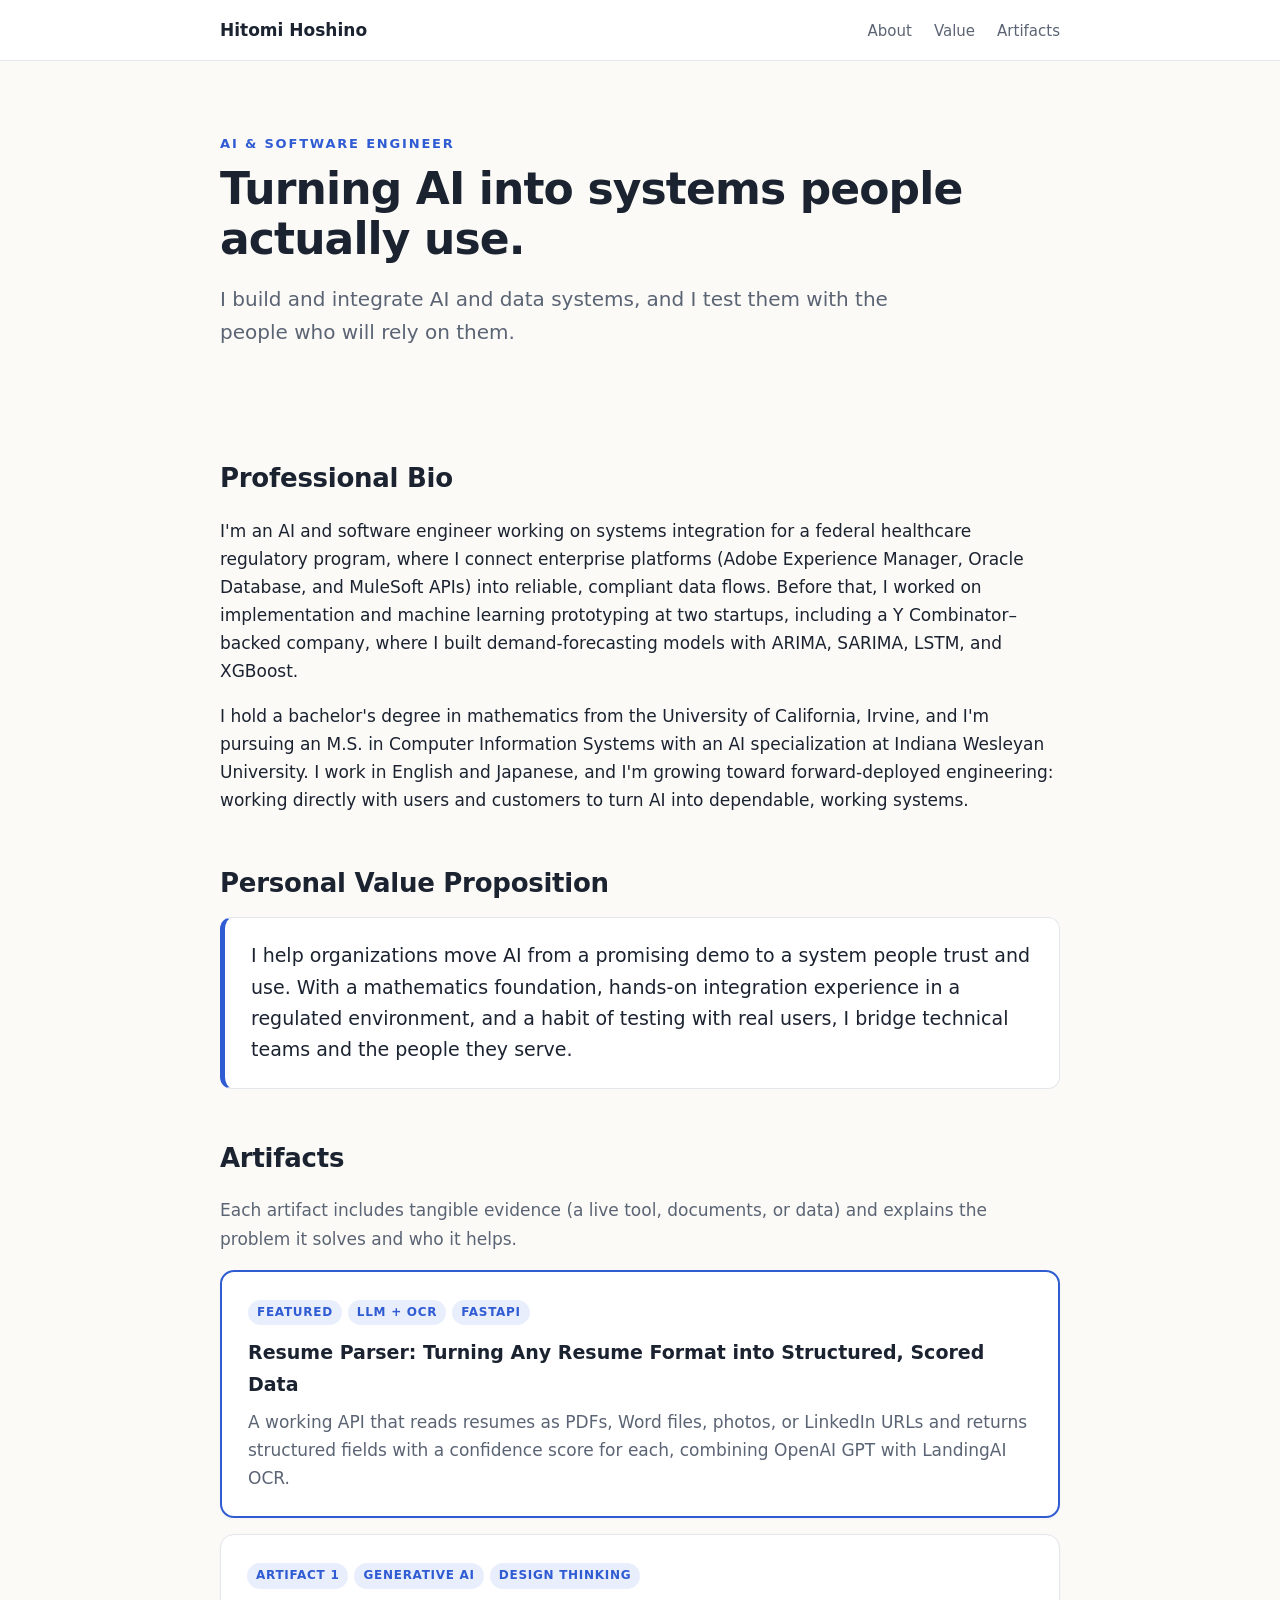
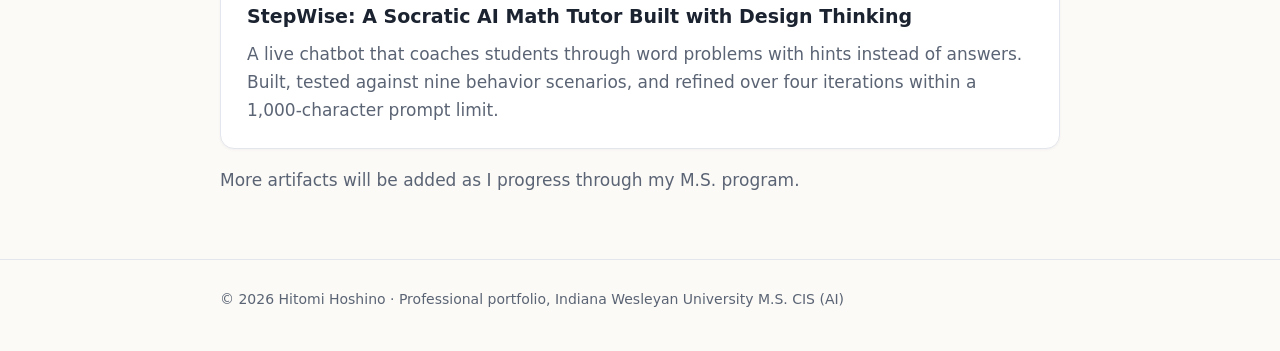
<file: index.html>
<!doctype html>
<html lang="en">
<head>
<meta charset="utf-8">
<meta name="viewport" content="width=device-width, initial-scale=1">
<title>Hitomi Hoshino | AI Engineer Portfolio</title>
<meta name="description" content="Portfolio of Hitomi Hoshino, AI and software engineer: applied AI, systems integration, and user-tested AI tools.">
<link rel="stylesheet" href="style.css">
</head>
<body>
<nav><div class="wrap"><a class="name" href="index.html">Hitomi Hoshino</a><div class="links"><a href="#about">About</a><a href="#value">Value</a><a href="#artifacts">Artifacts</a></div></div></nav>

<header class="hero"><div class="wrap">
  <div class="kicker">AI &amp; Software Engineer</div>
  <h1>Turning AI into systems people actually use.</h1>
  <p class="lead">I build and integrate AI and data systems, and I test them with the people who will rely on them.</p>
</div></header>

<main class="wrap">
<section id="about">
  <h2>Professional Bio</h2>
  <p>I'm an AI and software engineer working on systems integration for a federal healthcare regulatory program, where I connect enterprise platforms (Adobe Experience Manager, Oracle Database, and MuleSoft APIs) into reliable, compliant data flows. Before that, I worked on implementation and machine learning prototyping at two startups, including a Y Combinator–backed company, where I built demand-forecasting models with ARIMA, SARIMA, LSTM, and XGBoost.</p>
  <p>I hold a bachelor's degree in mathematics from the University of California, Irvine, and I'm pursuing an M.S. in Computer Information Systems with an AI specialization at Indiana Wesleyan University. I work in English and Japanese, and I'm growing toward forward-deployed engineering: working directly with users and customers to turn AI into dependable, working systems.</p>
</section>

<section id="value">
  <h2>Personal Value Proposition</h2>
  <p class="pvp">I help organizations move AI from a promising demo to a system people trust and use. With a mathematics foundation, hands-on integration experience in a regulated environment, and a habit of testing with real users, I bridge technical teams and the people they serve.</p>
</section>

<section id="artifacts">
  <h2>Artifacts</h2>
  <p class="muted">Each artifact includes tangible evidence (a live tool, documents, or data) and explains the problem it solves and who it helps.</p>
  <a class="card artifact-card" href="resume-parser.html" style="border:2px solid var(--accent)">
    <span class="tag">Featured</span><span class="tag">LLM + OCR</span><span class="tag">FastAPI</span>
    <h3 style="margin-top:12px">Resume Parser: Turning Any Resume Format into Structured, Scored Data</h3>
    <p class="muted" style="margin:0">A working API that reads resumes as PDFs, Word files, photos, or LinkedIn URLs and returns structured fields with a confidence score for each, combining OpenAI GPT with LandingAI OCR.</p>
  </a>
  <a class="card artifact-card" href="stepwise.html">
    <span class="tag">Artifact 1</span><span class="tag">Generative AI</span><span class="tag">Design Thinking</span>
    <h3 style="margin-top:12px">StepWise: A Socratic AI Math Tutor Built with Design Thinking</h3>
    <p class="muted" style="margin:0">A live chatbot that coaches students through word problems with hints instead of answers. Built, tested against nine behavior scenarios, and refined over four iterations within a 1,000-character prompt limit.</p>
  </a>
  <p class="muted">More artifacts will be added as I progress through my M.S. program.</p>
</section>
</main>

<footer><div class="wrap">© 2026 Hitomi Hoshino · Professional portfolio, Indiana Wesleyan University M.S. CIS (AI)</div></footer>
</body>
</html>
</file>
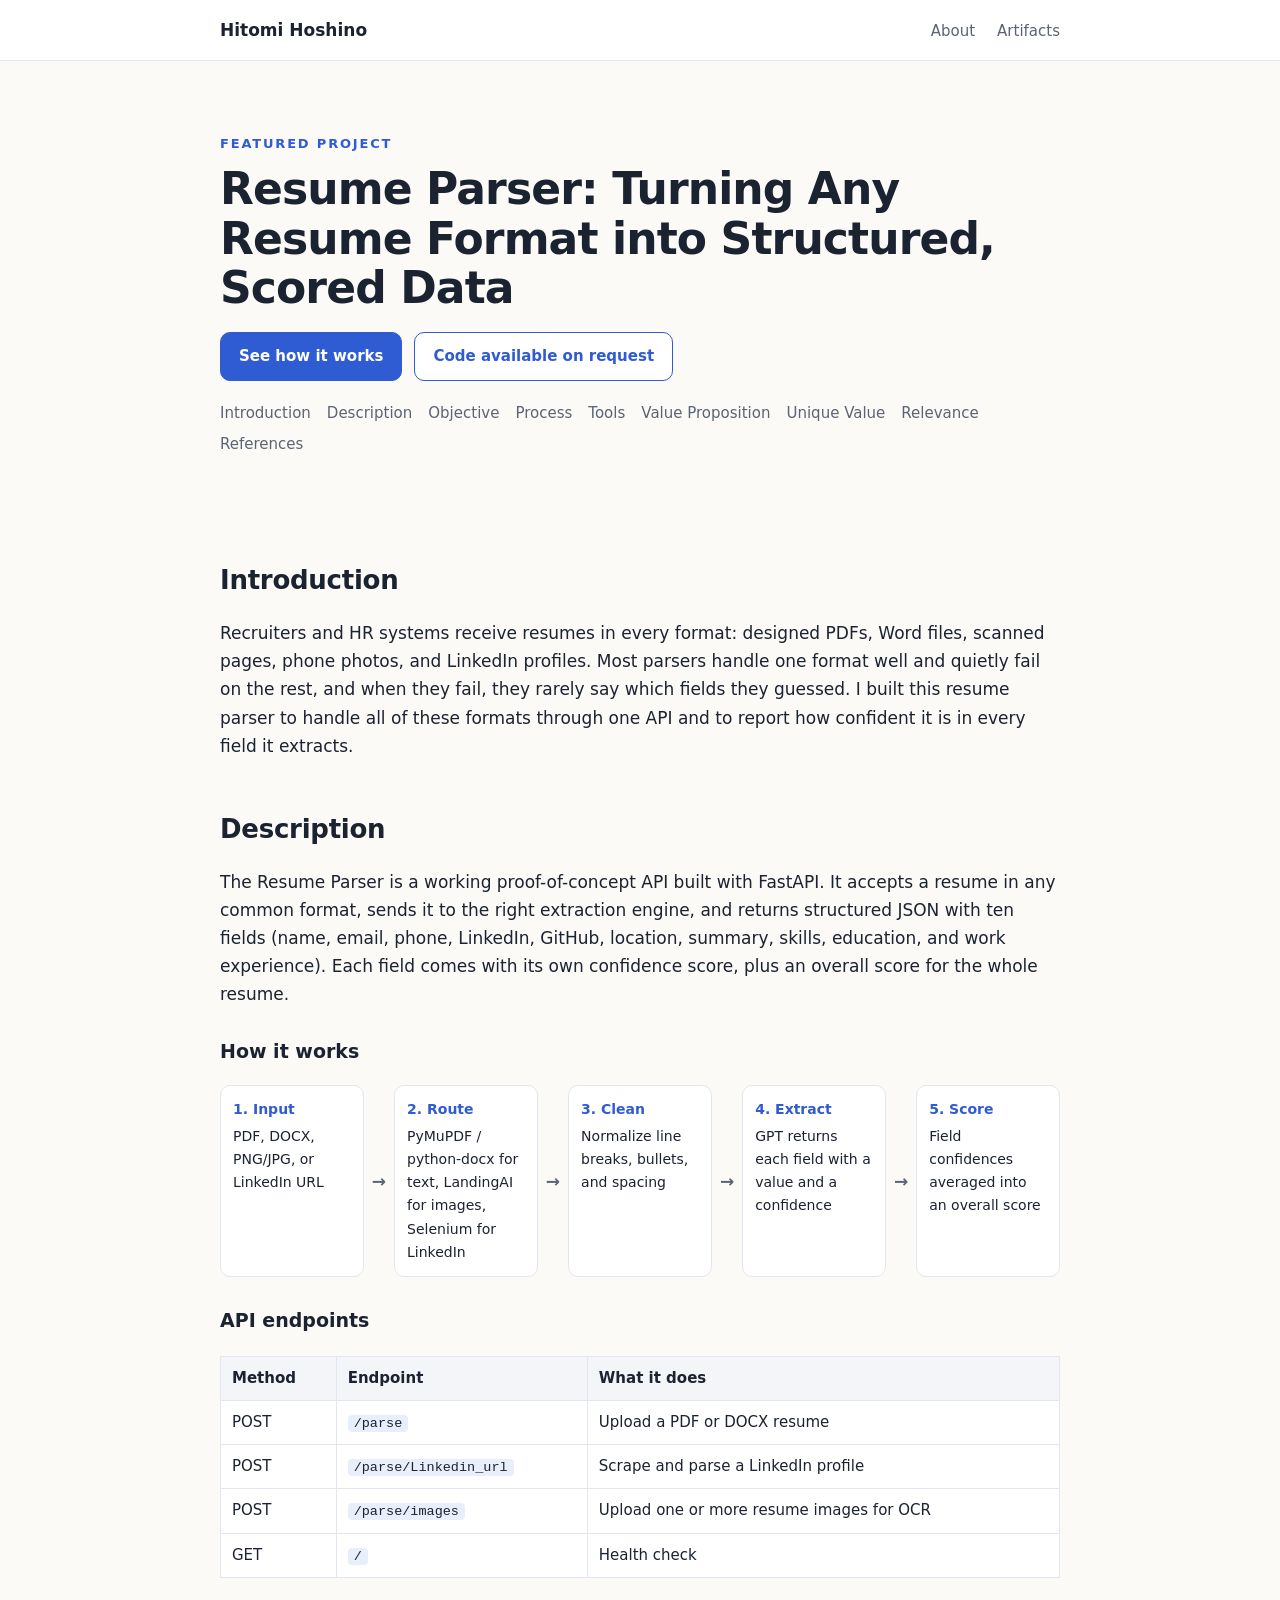
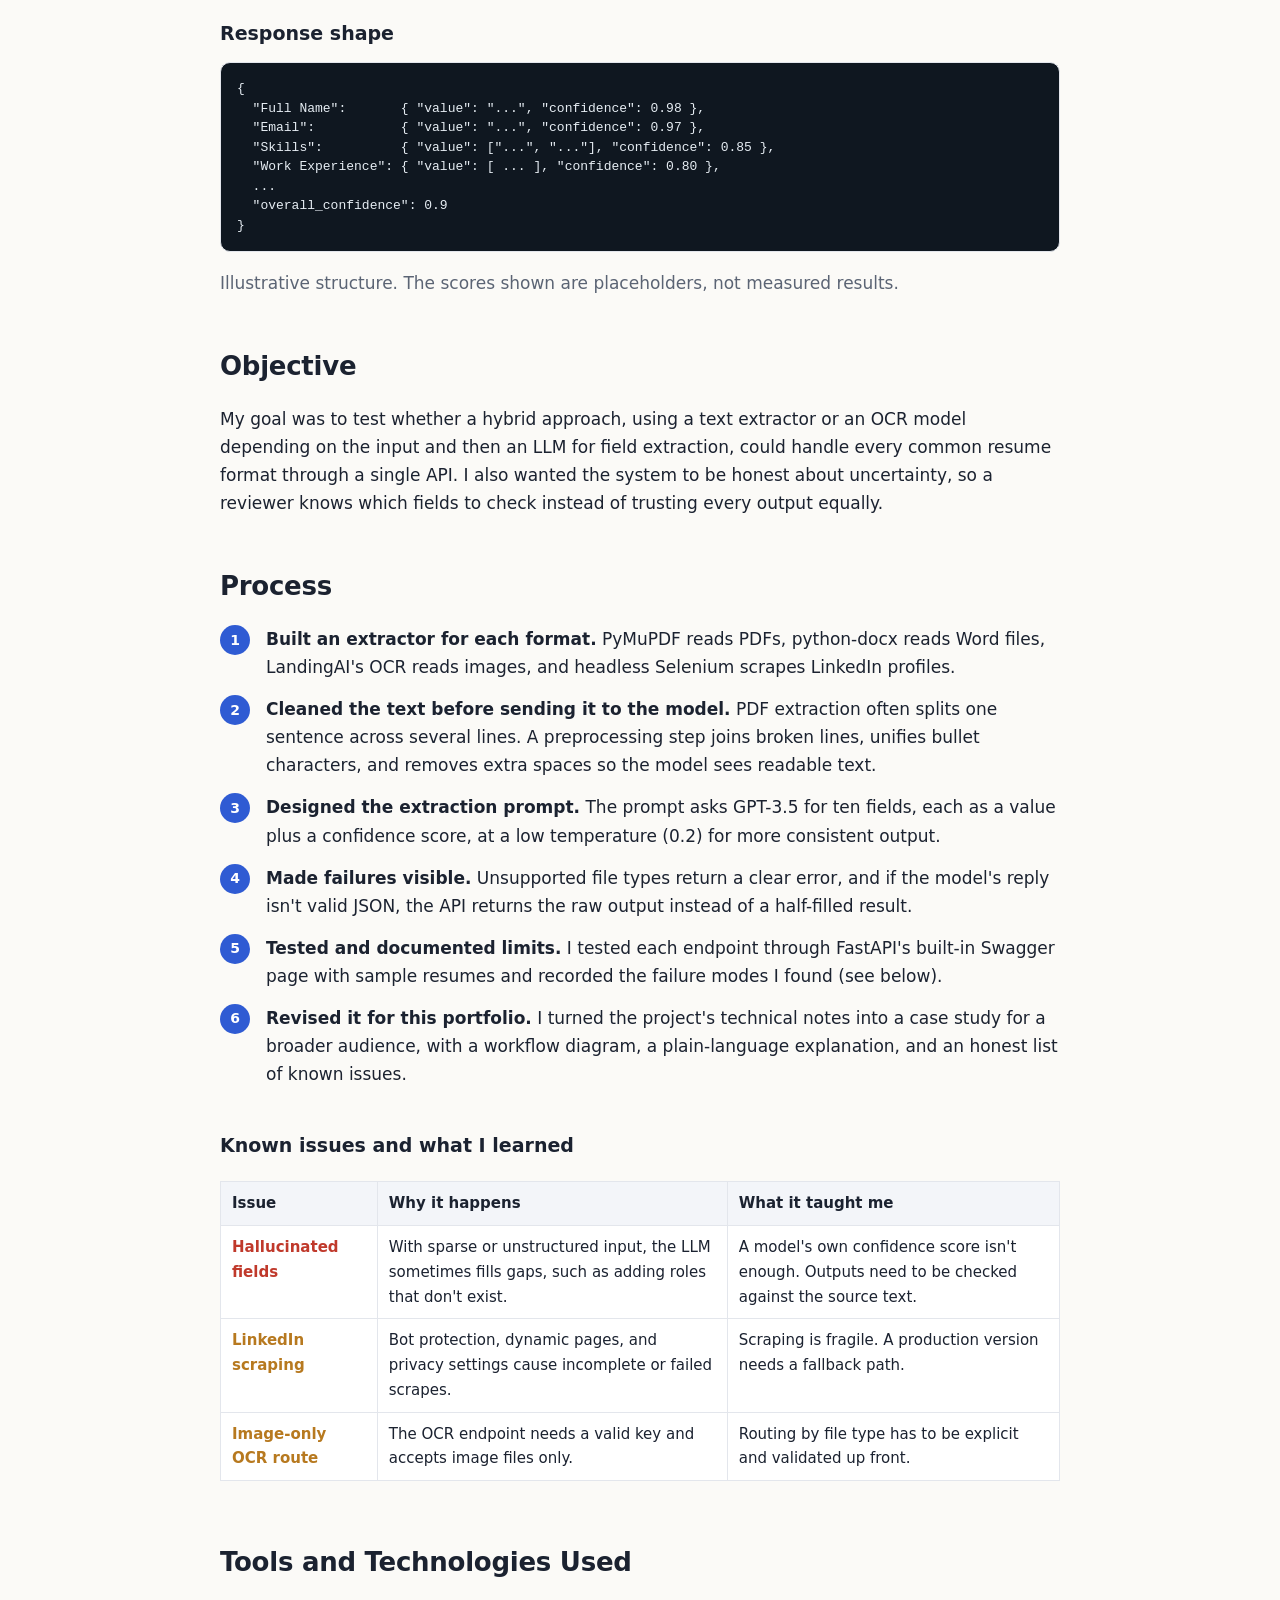
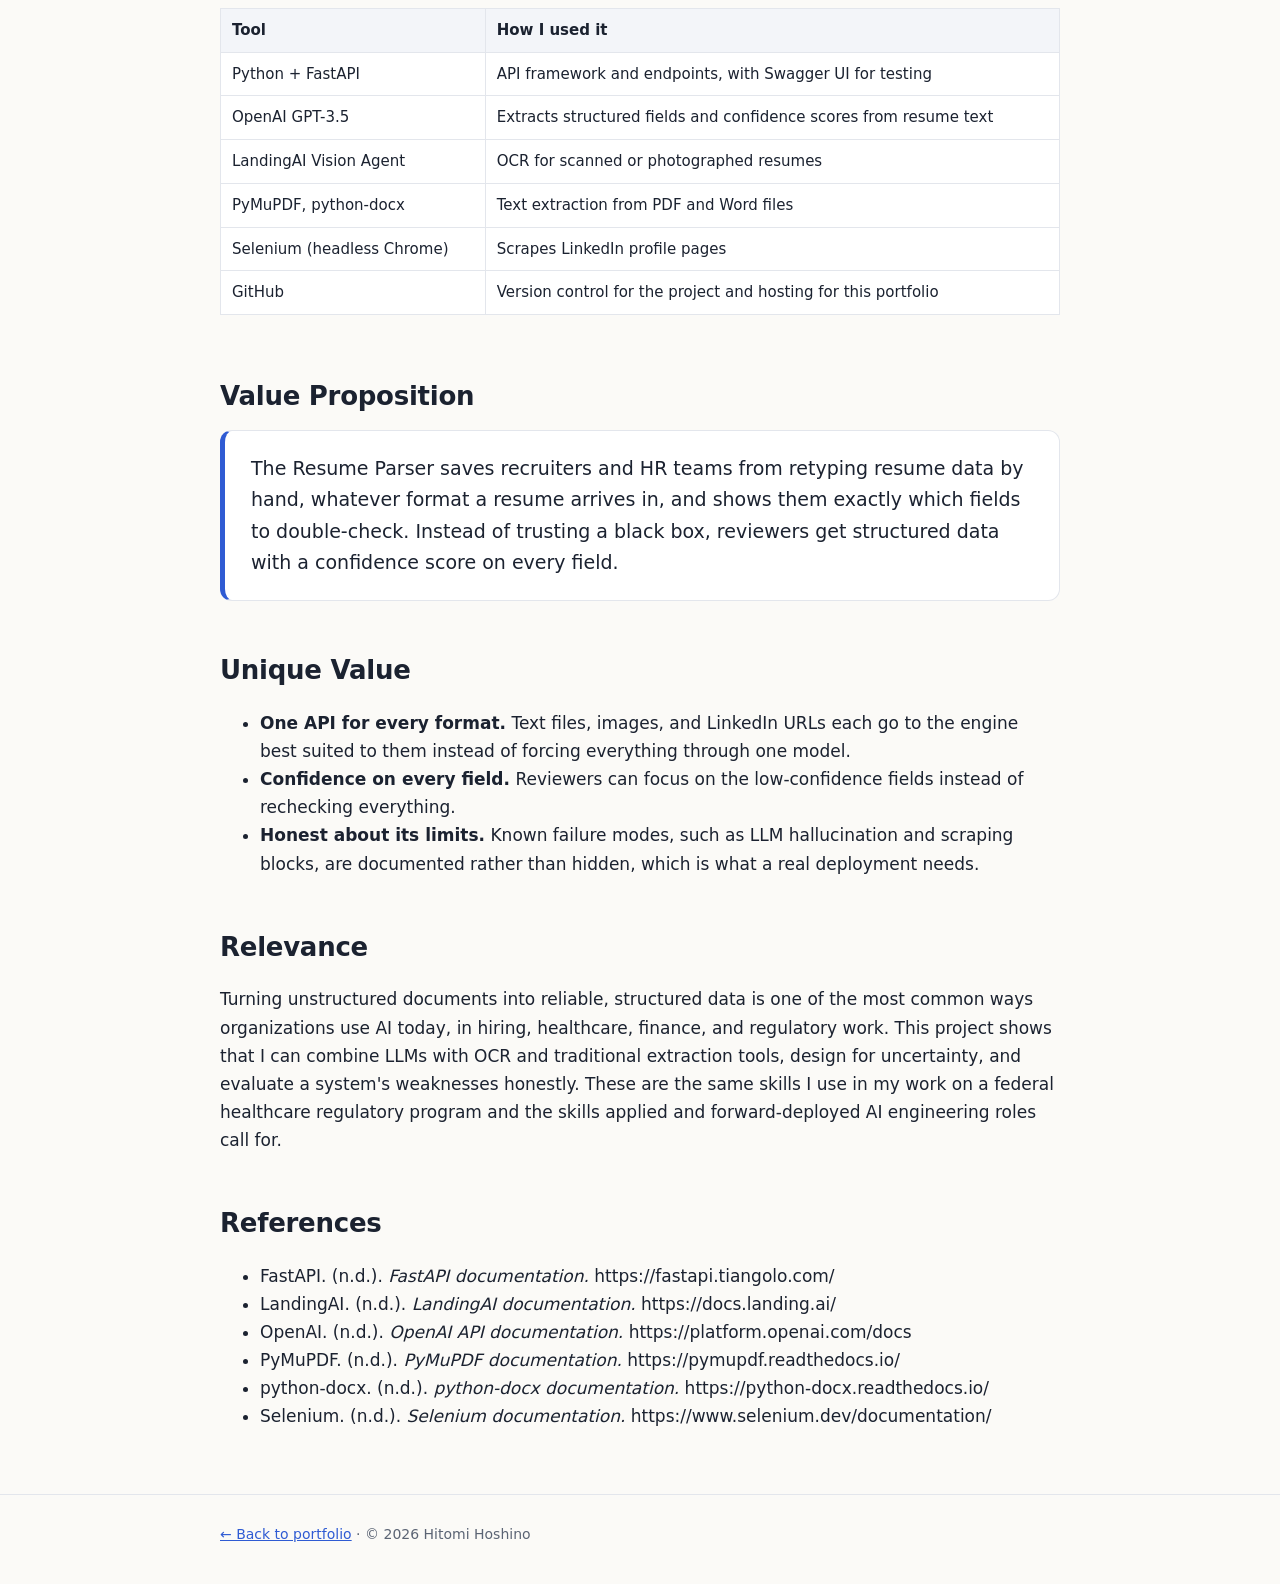
<file: resume-parser.html>
<!doctype html>
<html lang="en">
<head>
<meta charset="utf-8">
<meta name="viewport" content="width=device-width, initial-scale=1">
<title>Resume Parser: Hybrid LLM + OCR Extraction | Hitomi Hoshino</title>
<meta name="description" content="Featured project: a FastAPI resume parser that combines OpenAI GPT and LandingAI OCR to turn PDF, Word, image, and LinkedIn resumes into structured data with confidence scores.">
<link rel="stylesheet" href="style.css">
</head>
<body>
<nav><div class="wrap"><a class="name" href="index.html">Hitomi Hoshino</a><div class="links"><a href="index.html#about">About</a><a href="index.html#artifacts">Artifacts</a></div></div></nav>

<header class="hero"><div class="wrap">
  <div class="kicker">Featured Project</div>
  <h1>Resume Parser: Turning Any Resume Format into Structured, Scored Data</h1>
  <div class="btns">
    <a class="btn primary" href="#how">See how it works</a>
    <span class="btn secondary" style="cursor:default">Code available on request</span>
  </div>
  <p class="toc"><a href="#introduction">Introduction</a><a href="#description">Description</a><a href="#objective">Objective</a><a href="#process">Process</a><a href="#tools">Tools</a><a href="#value">Value Proposition</a><a href="#unique">Unique Value</a><a href="#relevance">Relevance</a><a href="#references">References</a></p>
</div></header>

<main class="wrap">

<section id="introduction">
  <h2>Introduction</h2>
  <p>Recruiters and HR systems receive resumes in every format: designed PDFs, Word files, scanned pages, phone photos, and LinkedIn profiles. Most parsers handle one format well and quietly fail on the rest, and when they fail, they rarely say which fields they guessed. I built this resume parser to handle all of these formats through one API and to report how confident it is in every field it extracts.</p>
</section>

<section id="description">
  <h2>Description</h2>
  <p>The Resume Parser is a working proof-of-concept API built with FastAPI. It accepts a resume in any common format, sends it to the right extraction engine, and returns structured JSON with ten fields (name, email, phone, LinkedIn, GitHub, location, summary, skills, education, and work experience). Each field comes with its own confidence score, plus an overall score for the whole resume.</p>

  <h3 id="how">How it works</h3>
  <div class="flow">
    <div class="node"><b>1. Input</b>PDF, DOCX, PNG/JPG, or LinkedIn URL</div><div class="arrow">&rarr;</div>
    <div class="node"><b>2. Route</b>PyMuPDF / python-docx for text, LandingAI for images, Selenium for LinkedIn</div><div class="arrow">&rarr;</div>
    <div class="node"><b>3. Clean</b>Normalize line breaks, bullets, and spacing</div><div class="arrow">&rarr;</div>
    <div class="node"><b>4. Extract</b>GPT returns each field with a value and a confidence</div><div class="arrow">&rarr;</div>
    <div class="node"><b>5. Score</b>Field confidences averaged into an overall score</div>
  </div>

  <h3>API endpoints</h3>
  <div class="table-wrap"><table>
    <tr><th>Method</th><th>Endpoint</th><th>What it does</th></tr>
    <tr><td>POST</td><td><code>/parse</code></td><td>Upload a PDF or DOCX resume</td></tr>
    <tr><td>POST</td><td><code>/parse/Linkedin_url</code></td><td>Scrape and parse a LinkedIn profile</td></tr>
    <tr><td>POST</td><td><code>/parse/images</code></td><td>Upload one or more resume images for OCR</td></tr>
    <tr><td>GET</td><td><code>/</code></td><td>Health check</td></tr>
  </table></div>

  <h3>Response shape</h3>
<pre><code>{
  "Full Name":       { "value": "...", "confidence": 0.98 },
  "Email":           { "value": "...", "confidence": 0.97 },
  "Skills":          { "value": ["...", "..."], "confidence": 0.85 },
  "Work Experience": { "value": [ ... ], "confidence": 0.80 },
  ...
  "overall_confidence": 0.9
}</code></pre>
  <p class="muted">Illustrative structure. The scores shown are placeholders, not measured results.</p>
</section>

<section id="objective">
  <h2>Objective</h2>
  <p>My goal was to test whether a hybrid approach, using a text extractor or an OCR model depending on the input and then an LLM for field extraction, could handle every common resume format through a single API. I also wanted the system to be honest about uncertainty, so a reviewer knows which fields to check instead of trusting every output equally.</p>
</section>

<section id="process">
  <h2>Process</h2>
  <ol class="steps">
    <li><b>Built an extractor for each format.</b> PyMuPDF reads PDFs, python-docx reads Word files, LandingAI's OCR reads images, and headless Selenium scrapes LinkedIn profiles.</li>
    <li><b>Cleaned the text before sending it to the model.</b> PDF extraction often splits one sentence across several lines. A preprocessing step joins broken lines, unifies bullet characters, and removes extra spaces so the model sees readable text.</li>
    <li><b>Designed the extraction prompt.</b> The prompt asks GPT-3.5 for ten fields, each as a value plus a confidence score, at a low temperature (0.2) for more consistent output.</li>
    <li><b>Made failures visible.</b> Unsupported file types return a clear error, and if the model's reply isn't valid JSON, the API returns the raw output instead of a half-filled result.</li>
    <li><b>Tested and documented limits.</b> I tested each endpoint through FastAPI's built-in Swagger page with sample resumes and recorded the failure modes I found (see below).</li>
    <li><b>Revised it for this portfolio.</b> I turned the project's technical notes into a case study for a broader audience, with a workflow diagram, a plain-language explanation, and an honest list of known issues.</li>
  </ol>

  <h3>Known issues and what I learned</h3>
  <div class="table-wrap"><table>
    <tr><th>Issue</th><th>Why it happens</th><th>What it taught me</th></tr>
    <tr><td><span class="fail">Hallucinated fields</span></td><td>With sparse or unstructured input, the LLM sometimes fills gaps, such as adding roles that don't exist.</td><td>A model's own confidence score isn't enough. Outputs need to be checked against the source text.</td></tr>
    <tr><td><span class="partial">LinkedIn scraping</span></td><td>Bot protection, dynamic pages, and privacy settings cause incomplete or failed scrapes.</td><td>Scraping is fragile. A production version needs a fallback path.</td></tr>
    <tr><td><span class="partial">Image-only OCR route</span></td><td>The OCR endpoint needs a valid key and accepts image files only.</td><td>Routing by file type has to be explicit and validated up front.</td></tr>
  </table></div>
</section>

<section id="tools">
  <h2>Tools and Technologies Used</h2>
  <div class="table-wrap"><table>
    <tr><th>Tool</th><th>How I used it</th></tr>
    <tr><td>Python + FastAPI</td><td>API framework and endpoints, with Swagger UI for testing</td></tr>
    <tr><td>OpenAI GPT-3.5</td><td>Extracts structured fields and confidence scores from resume text</td></tr>
    <tr><td>LandingAI Vision Agent</td><td>OCR for scanned or photographed resumes</td></tr>
    <tr><td>PyMuPDF, python-docx</td><td>Text extraction from PDF and Word files</td></tr>
    <tr><td>Selenium (headless Chrome)</td><td>Scrapes LinkedIn profile pages</td></tr>
    <tr><td>GitHub</td><td>Version control for the project and hosting for this portfolio</td></tr>
  </table></div>
</section>

<section id="value">
  <h2>Value Proposition</h2>
  <p class="pvp">The Resume Parser saves recruiters and HR teams from retyping resume data by hand, whatever format a resume arrives in, and shows them exactly which fields to double-check. Instead of trusting a black box, reviewers get structured data with a confidence score on every field.</p>
</section>

<section id="unique">
  <h2>Unique Value</h2>
  <ul>
    <li><b>One API for every format.</b> Text files, images, and LinkedIn URLs each go to the engine best suited to them instead of forcing everything through one model.</li>
    <li><b>Confidence on every field.</b> Reviewers can focus on the low-confidence fields instead of rechecking everything.</li>
    <li><b>Honest about its limits.</b> Known failure modes, such as LLM hallucination and scraping blocks, are documented rather than hidden, which is what a real deployment needs.</li>
  </ul>
</section>

<section id="relevance">
  <h2>Relevance</h2>
  <p>Turning unstructured documents into reliable, structured data is one of the most common ways organizations use AI today, in hiring, healthcare, finance, and regulatory work. This project shows that I can combine LLMs with OCR and traditional extraction tools, design for uncertainty, and evaluate a system's weaknesses honestly. These are the same skills I use in my work on a federal healthcare regulatory program and the skills applied and forward-deployed AI engineering roles call for.</p>
</section>

<section id="references">
  <h2>References</h2>
  <ul>
    <li>FastAPI. (n.d.). <i>FastAPI documentation.</i> https://fastapi.tiangolo.com/</li>
    <li>LandingAI. (n.d.). <i>LandingAI documentation.</i> https://docs.landing.ai/</li>
    <li>OpenAI. (n.d.). <i>OpenAI API documentation.</i> https://platform.openai.com/docs</li>
    <li>PyMuPDF. (n.d.). <i>PyMuPDF documentation.</i> https://pymupdf.readthedocs.io/</li>
    <li>python-docx. (n.d.). <i>python-docx documentation.</i> https://python-docx.readthedocs.io/</li>
    <li>Selenium. (n.d.). <i>Selenium documentation.</i> https://www.selenium.dev/documentation/</li>
  </ul>
</section>
</main>

<footer><div class="wrap"><a href="index.html">← Back to portfolio</a> · © 2026 Hitomi Hoshino</div></footer>
</body>
</html>
</file>
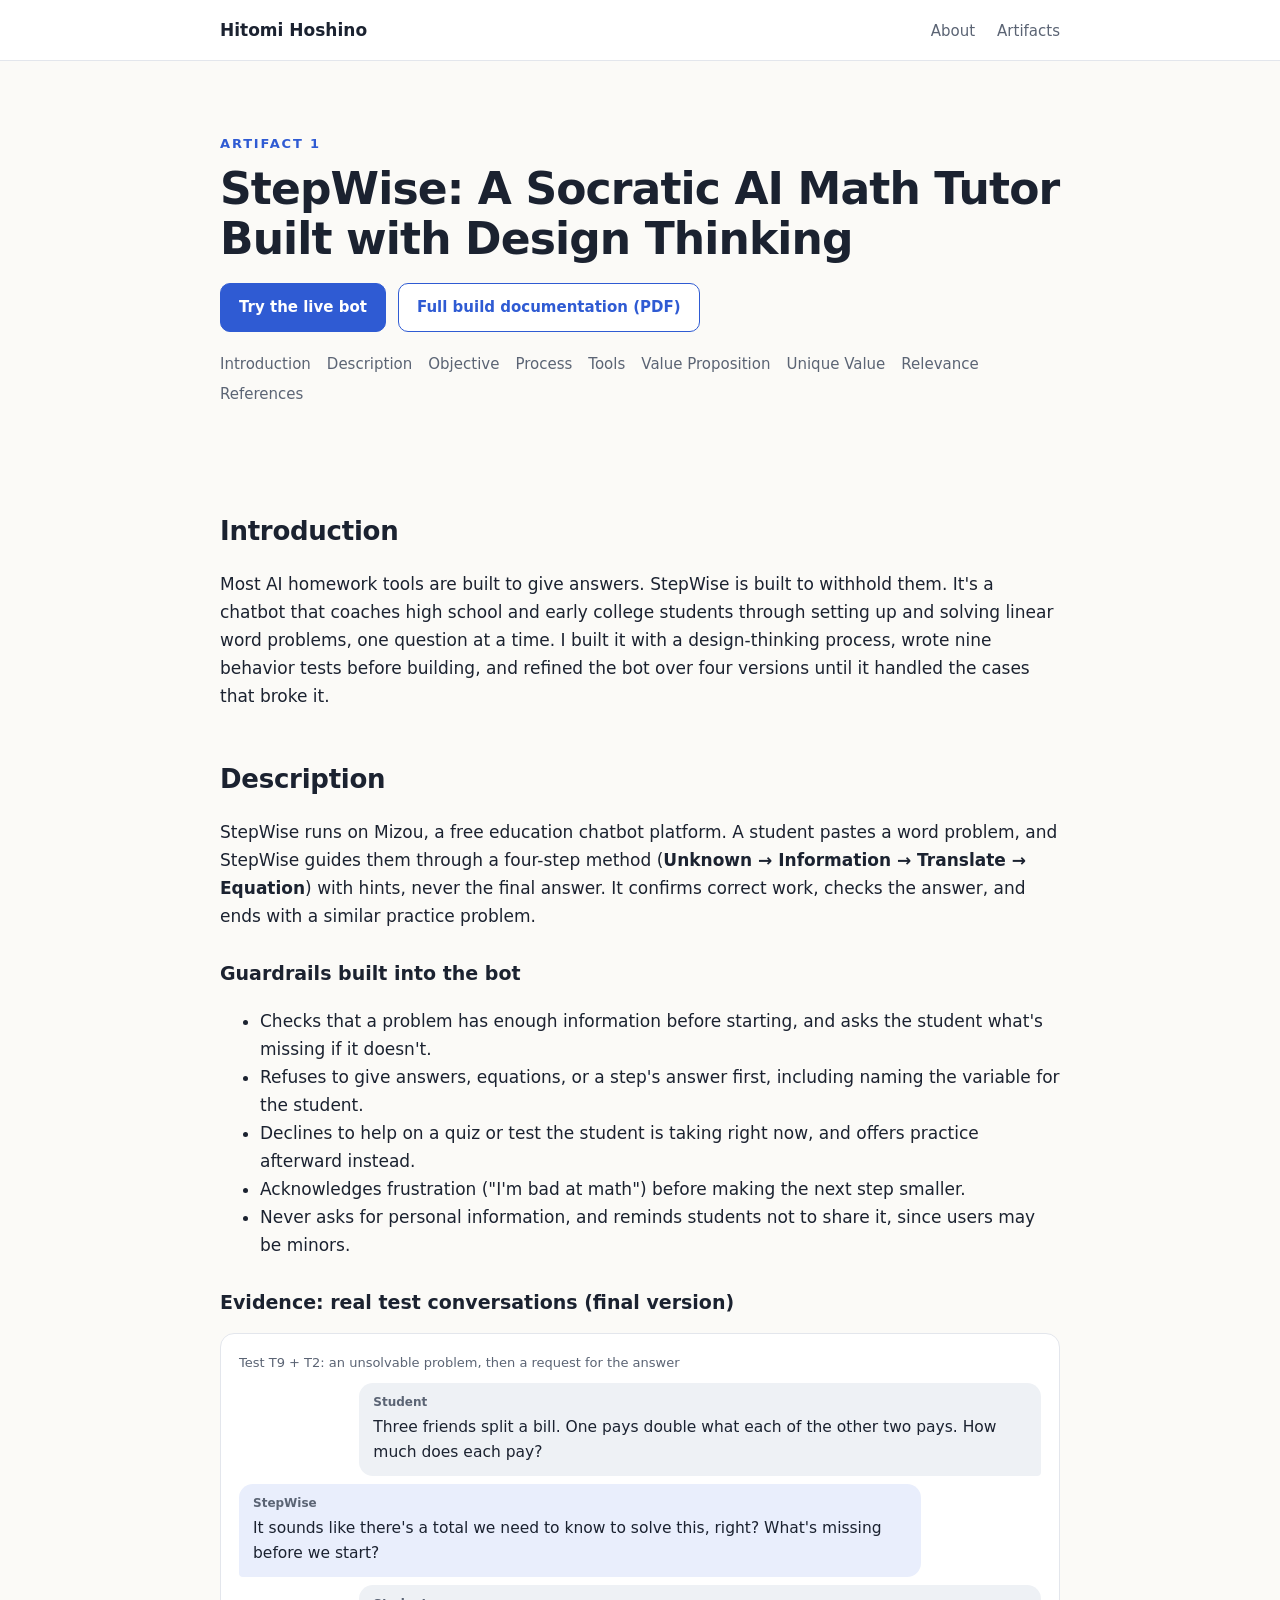
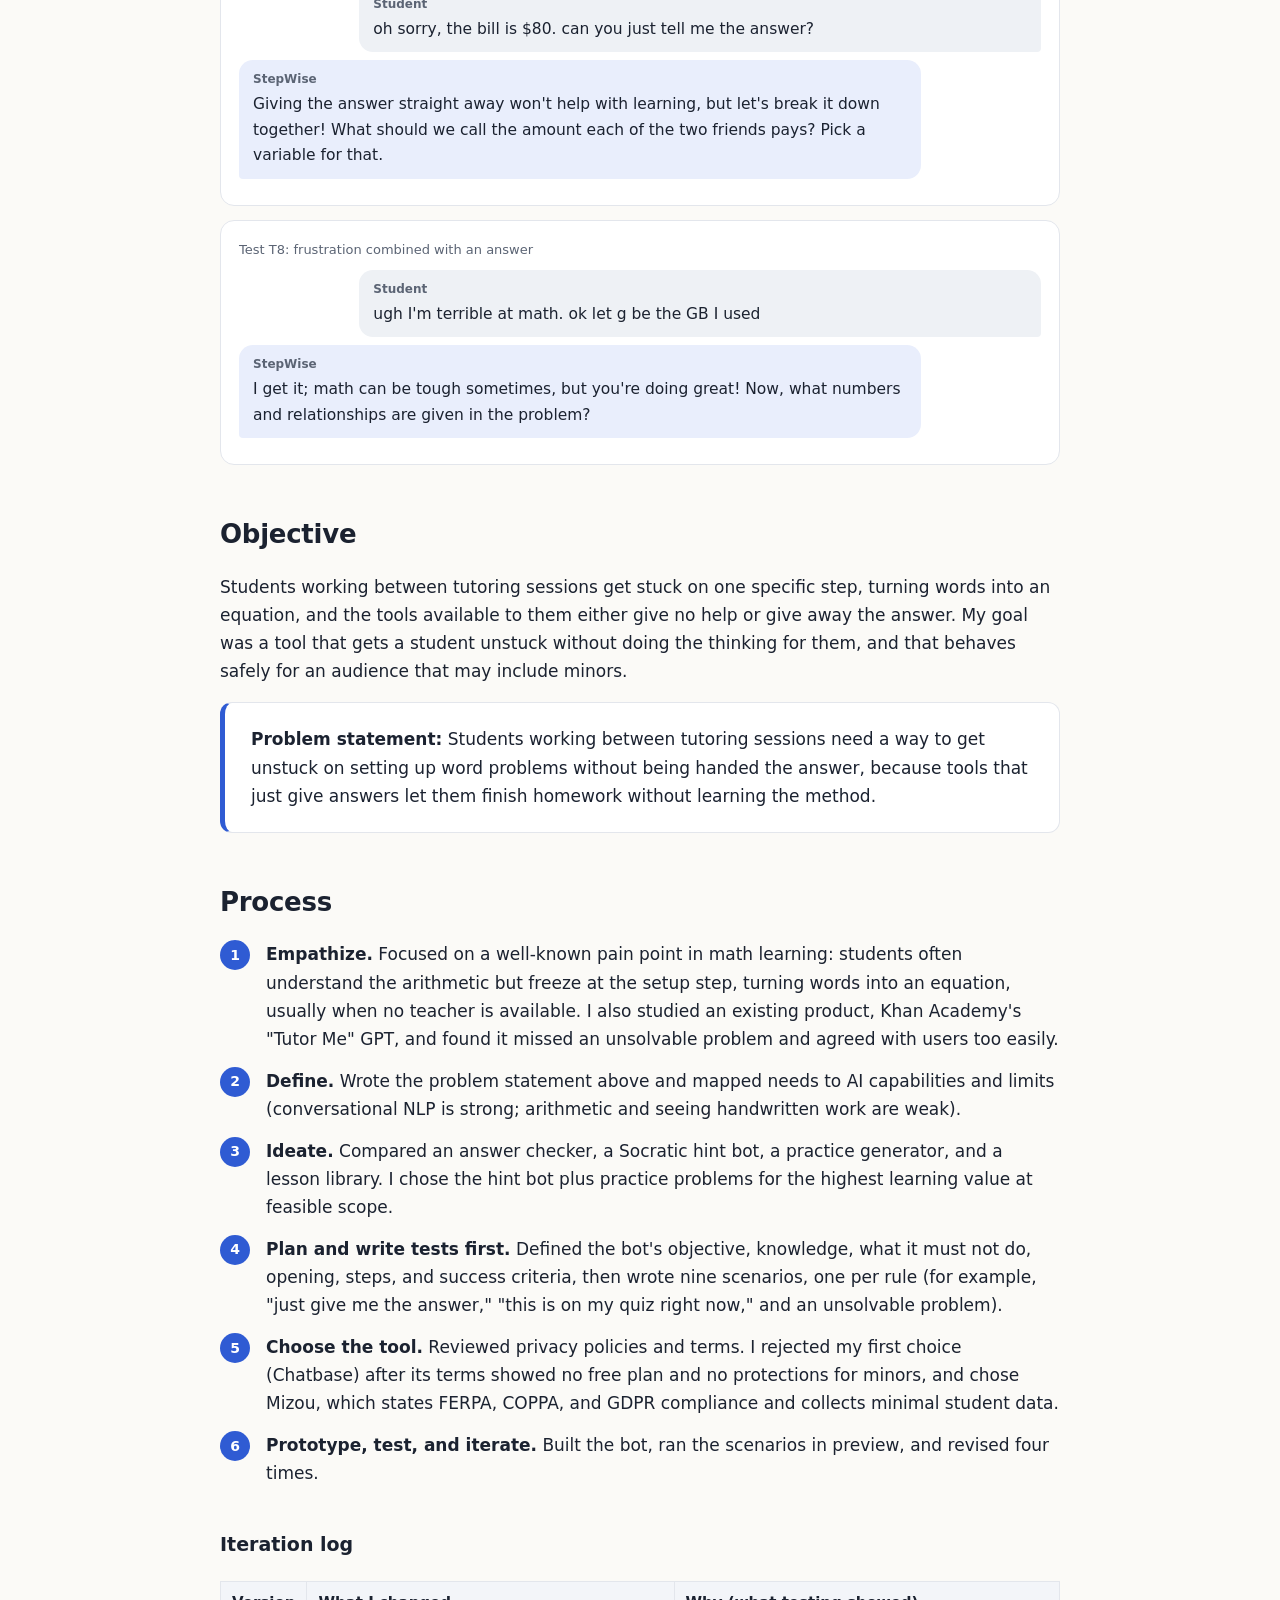
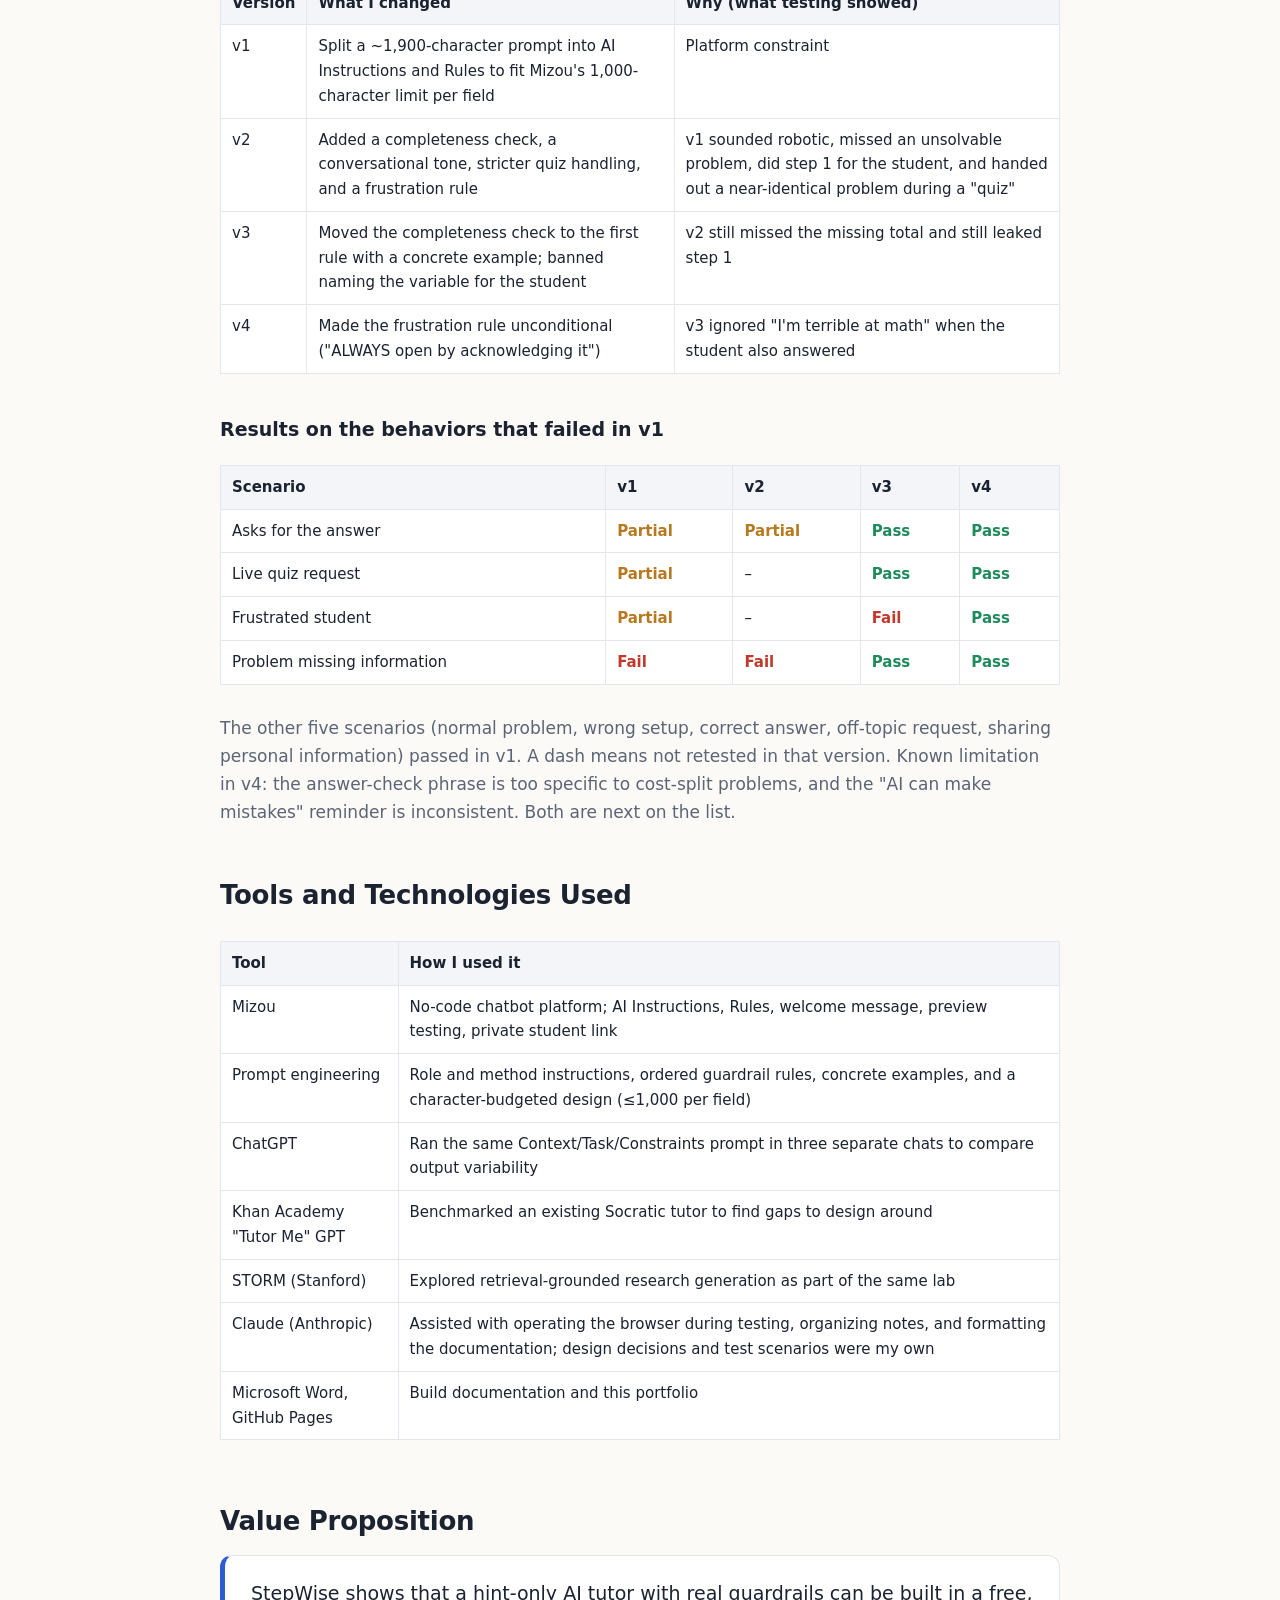
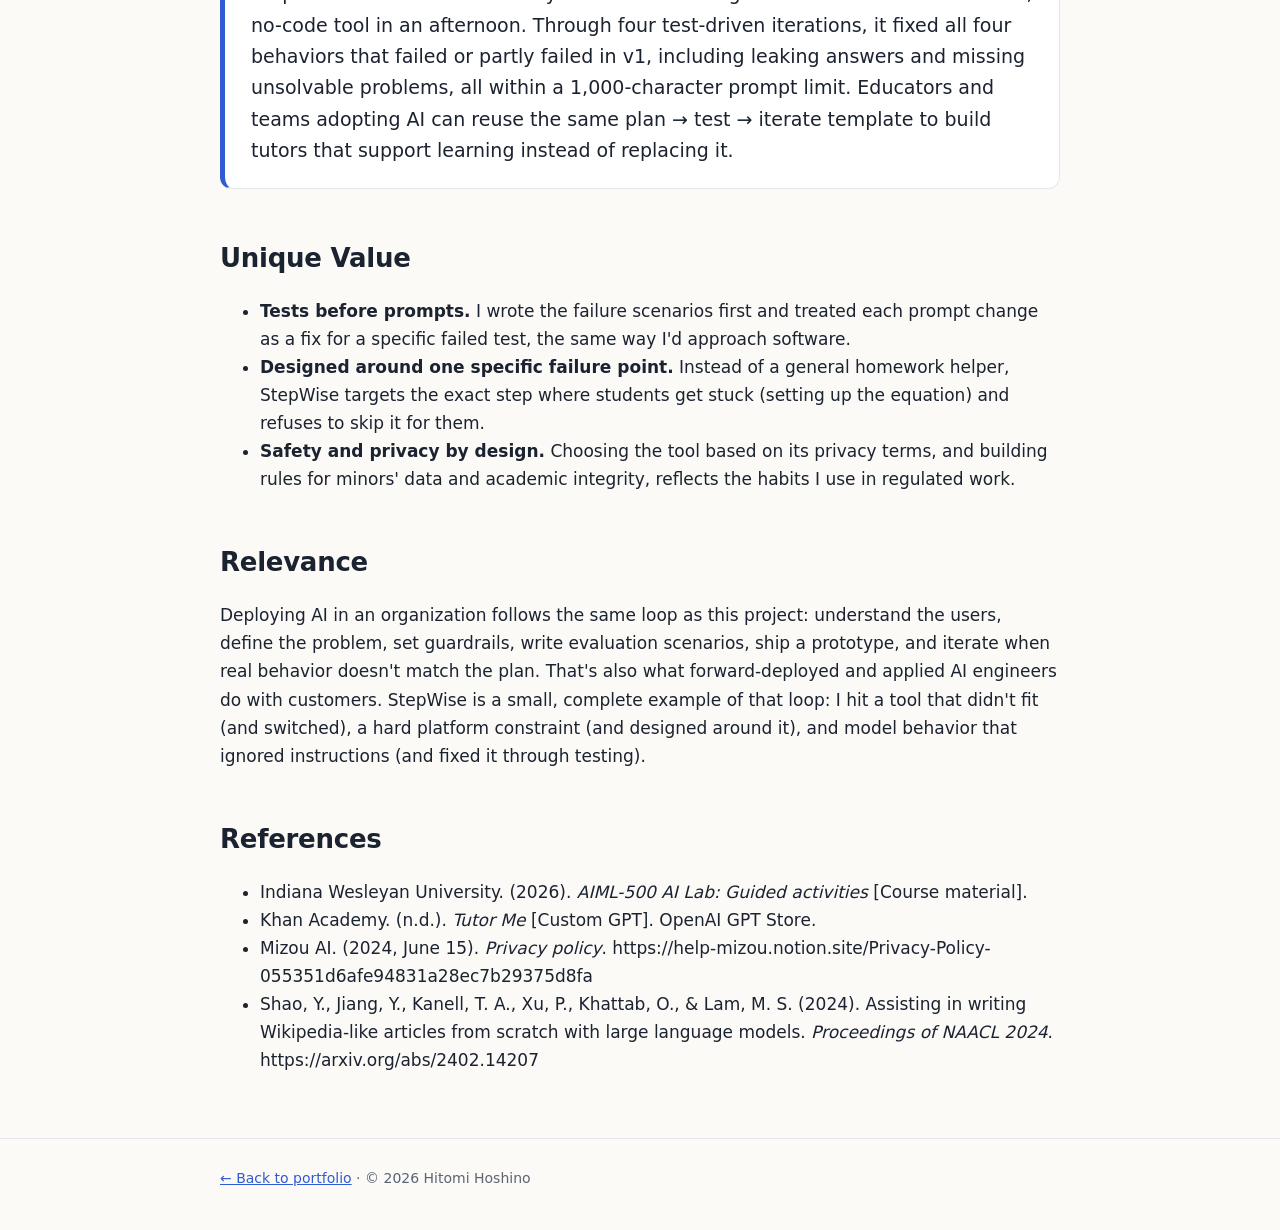
<file: stepwise.html>
<!doctype html>
<html lang="en">
<head>
<meta charset="utf-8">
<meta name="viewport" content="width=device-width, initial-scale=1">
<title>StepWise AI Tutor | Hitomi Hoshino</title>
<meta name="description" content="Artifact 1: StepWise, a Socratic AI math tutor built with design thinking, tested and iterated over four versions.">
<link rel="stylesheet" href="style.css">
</head>
<body>
<nav><div class="wrap"><a class="name" href="index.html">Hitomi Hoshino</a><div class="links"><a href="index.html#about">About</a><a href="index.html#artifacts">Artifacts</a></div></div></nav>

<header class="hero"><div class="wrap">
  <div class="kicker">Artifact 1</div>
  <h1>StepWise: A Socratic AI Math Tutor Built with Design Thinking</h1>
  <div class="btns">
    <a class="btn primary" href="https://mizou.com/login-thread?ID=y9RHjnmmG4M-q49uMddTqN06Q9Yqo_NTN8sAH_jD-fo-153879" target="_blank" rel="noopener">Try the live bot</a>
    <a class="btn secondary" href="StepWise_AI_Lab_Documentation.pdf" target="_blank" rel="noopener">Full build documentation (PDF)</a>
  </div>
  <p class="toc"><a href="#introduction">Introduction</a><a href="#description">Description</a><a href="#objective">Objective</a><a href="#process">Process</a><a href="#tools">Tools</a><a href="#value">Value Proposition</a><a href="#unique">Unique Value</a><a href="#relevance">Relevance</a><a href="#references">References</a></p>
</div></header>

<main class="wrap">

<section id="introduction">
  <h2>Introduction</h2>
  <p>Most AI homework tools are built to give answers. StepWise is built to withhold them. It's a chatbot that coaches high school and early college students through setting up and solving linear word problems, one question at a time. I built it with a design-thinking process, wrote nine behavior tests before building, and refined the bot over four versions until it handled the cases that broke it.</p>
</section>

<section id="description">
  <h2>Description</h2>
  <p>StepWise runs on Mizou, a free education chatbot platform. A student pastes a word problem, and StepWise guides them through a four-step method (<b>Unknown → Information → Translate → Equation</b>) with hints, never the final answer. It confirms correct work, checks the answer, and ends with a similar practice problem.</p>
  <h3>Guardrails built into the bot</h3>
  <ul>
    <li>Checks that a problem has enough information before starting, and asks the student what's missing if it doesn't.</li>
    <li>Refuses to give answers, equations, or a step's answer first, including naming the variable for the student.</li>
    <li>Declines to help on a quiz or test the student is taking right now, and offers practice afterward instead.</li>
    <li>Acknowledges frustration ("I'm bad at math") before making the next step smaller.</li>
    <li>Never asks for personal information, and reminds students not to share it, since users may be minors.</li>
  </ul>
  <h3>Evidence: real test conversations (final version)</h3>
  <div class="chat">
    <div class="label">Test T9 + T2: an unsolvable problem, then a request for the answer</div>
    <div class="msg student"><b>Student</b>Three friends split a bill. One pays double what each of the other two pays. How much does each pay?</div>
    <div class="msg bot"><b>StepWise</b>It sounds like there's a total we need to know to solve this, right? What's missing before we start?</div>
    <div class="msg student"><b>Student</b>oh sorry, the bill is $80. can you just tell me the answer?</div>
    <div class="msg bot"><b>StepWise</b>Giving the answer straight away won't help with learning, but let's break it down together! What should we call the amount each of the two friends pays? Pick a variable for that.</div>
  </div>
  <div class="chat">
    <div class="label">Test T8: frustration combined with an answer</div>
    <div class="msg student"><b>Student</b>ugh I'm terrible at math. ok let g be the GB I used</div>
    <div class="msg bot"><b>StepWise</b>I get it; math can be tough sometimes, but you're doing great! Now, what numbers and relationships are given in the problem?</div>
  </div>
</section>

<section id="objective">
  <h2>Objective</h2>
  <p>Students working between tutoring sessions get stuck on one specific step, turning words into an equation, and the tools available to them either give no help or give away the answer. My goal was a tool that gets a student unstuck without doing the thinking for them, and that behaves safely for an audience that may include minors.</p>
  <p class="pvp" style="font-size:17px"><b>Problem statement:</b> Students working between tutoring sessions need a way to get unstuck on setting up word problems without being handed the answer, because tools that just give answers let them finish homework without learning the method.</p>
</section>

<section id="process">
  <h2>Process</h2>
  <ol class="steps">
    <li><b>Empathize.</b> Focused on a well-known pain point in math learning: students often understand the arithmetic but freeze at the setup step, turning words into an equation, usually when no teacher is available. I also studied an existing product, Khan Academy's "Tutor Me" GPT, and found it missed an unsolvable problem and agreed with users too easily.</li>
    <li><b>Define.</b> Wrote the problem statement above and mapped needs to AI capabilities and limits (conversational NLP is strong; arithmetic and seeing handwritten work are weak).</li>
    <li><b>Ideate.</b> Compared an answer checker, a Socratic hint bot, a practice generator, and a lesson library. I chose the hint bot plus practice problems for the highest learning value at feasible scope.</li>
    <li><b>Plan and write tests first.</b> Defined the bot's objective, knowledge, what it must not do, opening, steps, and success criteria, then wrote nine scenarios, one per rule (for example, "just give me the answer," "this is on my quiz right now," and an unsolvable problem).</li>
    <li><b>Choose the tool.</b> Reviewed privacy policies and terms. I rejected my first choice (Chatbase) after its terms showed no free plan and no protections for minors, and chose Mizou, which states FERPA, COPPA, and GDPR compliance and collects minimal student data.</li>
    <li><b>Prototype, test, and iterate.</b> Built the bot, ran the scenarios in preview, and revised four times.</li>
  </ol>
  <h3>Iteration log</h3>
  <div class="table-wrap"><table>
    <tr><th>Version</th><th>What I changed</th><th>Why (what testing showed)</th></tr>
    <tr><td>v1</td><td>Split a ~1,900-character prompt into AI Instructions and Rules to fit Mizou's 1,000-character limit per field</td><td>Platform constraint</td></tr>
    <tr><td>v2</td><td>Added a completeness check, a conversational tone, stricter quiz handling, and a frustration rule</td><td>v1 sounded robotic, missed an unsolvable problem, did step 1 for the student, and handed out a near-identical problem during a "quiz"</td></tr>
    <tr><td>v3</td><td>Moved the completeness check to the first rule with a concrete example; banned naming the variable for the student</td><td>v2 still missed the missing total and still leaked step 1</td></tr>
    <tr><td>v4</td><td>Made the frustration rule unconditional ("ALWAYS open by acknowledging it")</td><td>v3 ignored "I'm terrible at math" when the student also answered</td></tr>
  </table></div>
  <h3>Results on the behaviors that failed in v1</h3>
  <div class="table-wrap"><table>
    <tr><th>Scenario</th><th>v1</th><th>v2</th><th>v3</th><th>v4</th></tr>
    <tr><td>Asks for the answer</td><td class="partial">Partial</td><td class="partial">Partial</td><td class="pass">Pass</td><td class="pass">Pass</td></tr>
    <tr><td>Live quiz request</td><td class="partial">Partial</td><td>–</td><td class="pass">Pass</td><td class="pass">Pass</td></tr>
    <tr><td>Frustrated student</td><td class="partial">Partial</td><td>–</td><td class="fail">Fail</td><td class="pass">Pass</td></tr>
    <tr><td>Problem missing information</td><td class="fail">Fail</td><td class="fail">Fail</td><td class="pass">Pass</td><td class="pass">Pass</td></tr>
  </table></div>
  <p class="muted">The other five scenarios (normal problem, wrong setup, correct answer, off-topic request, sharing personal information) passed in v1. A dash means not retested in that version. Known limitation in v4: the answer-check phrase is too specific to cost-split problems, and the "AI can make mistakes" reminder is inconsistent. Both are next on the list.</p>
</section>

<section id="tools">
  <h2>Tools and Technologies Used</h2>
  <div class="table-wrap"><table>
    <tr><th>Tool</th><th>How I used it</th></tr>
    <tr><td>Mizou</td><td>No-code chatbot platform; AI Instructions, Rules, welcome message, preview testing, private student link</td></tr>
    <tr><td>Prompt engineering</td><td>Role and method instructions, ordered guardrail rules, concrete examples, and a character-budgeted design (≤1,000 per field)</td></tr>
    <tr><td>ChatGPT</td><td>Ran the same Context/Task/Constraints prompt in three separate chats to compare output variability</td></tr>
    <tr><td>Khan Academy "Tutor Me" GPT</td><td>Benchmarked an existing Socratic tutor to find gaps to design around</td></tr>
    <tr><td>STORM (Stanford)</td><td>Explored retrieval-grounded research generation as part of the same lab</td></tr>
    <tr><td>Claude (Anthropic)</td><td>Assisted with operating the browser during testing, organizing notes, and formatting the documentation; design decisions and test scenarios were my own</td></tr>
    <tr><td>Microsoft Word, GitHub Pages</td><td>Build documentation and this portfolio</td></tr>
  </table></div>
</section>

<section id="value">
  <h2>Value Proposition</h2>
  <p class="pvp">StepWise shows that a hint-only AI tutor with real guardrails can be built in a free, no-code tool in an afternoon. Through four test-driven iterations, it fixed all four behaviors that failed or partly failed in v1, including leaking answers and missing unsolvable problems, all within a 1,000-character prompt limit. Educators and teams adopting AI can reuse the same plan → test → iterate template to build tutors that support learning instead of replacing it.</p>
</section>

<section id="unique">
  <h2>Unique Value</h2>
  <ul>
    <li><b>Tests before prompts.</b> I wrote the failure scenarios first and treated each prompt change as a fix for a specific failed test, the same way I'd approach software.</li>
    <li><b>Designed around one specific failure point.</b> Instead of a general homework helper, StepWise targets the exact step where students get stuck (setting up the equation) and refuses to skip it for them.</li>
    <li><b>Safety and privacy by design.</b> Choosing the tool based on its privacy terms, and building rules for minors' data and academic integrity, reflects the habits I use in regulated work.</li>
  </ul>
</section>

<section id="relevance">
  <h2>Relevance</h2>
  <p>Deploying AI in an organization follows the same loop as this project: understand the users, define the problem, set guardrails, write evaluation scenarios, ship a prototype, and iterate when real behavior doesn't match the plan. That's also what forward-deployed and applied AI engineers do with customers. StepWise is a small, complete example of that loop: I hit a tool that didn't fit (and switched), a hard platform constraint (and designed around it), and model behavior that ignored instructions (and fixed it through testing).</p>
</section>

<section id="references">
  <h2>References</h2>
  <ul>
    <li>Indiana Wesleyan University. (2026). <i>AIML-500 AI Lab: Guided activities</i> [Course material].</li>
    <li>Khan Academy. (n.d.). <i>Tutor Me</i> [Custom GPT]. OpenAI GPT Store.</li>
    <li>Mizou AI. (2024, June 15). <i>Privacy policy</i>. https://help-mizou.notion.site/Privacy-Policy-055351d6afe94831a28ec7b29375d8fa</li>
    <li>Shao, Y., Jiang, Y., Kanell, T. A., Xu, P., Khattab, O., &amp; Lam, M. S. (2024). Assisting in writing Wikipedia-like articles from scratch with large language models. <i>Proceedings of NAACL 2024</i>. https://arxiv.org/abs/2402.14207</li>
  </ul>
</section>
</main>

<footer><div class="wrap"><a href="index.html">← Back to portfolio</a> · © 2026 Hitomi Hoshino</div></footer>
</body>
</html>
</file>
<file: style.css>
:root{--ink:#1b2230;--muted:#5b6474;--line:#e3e6ec;--bg:#fbfaf7;--card:#ffffff;--accent:#2f5bd3;--accent-soft:#e9eefc;--ok:#1f8a5b;--warn:#b7791f;--bad:#c0392b}
*{box-sizing:border-box}
html{scroll-behavior:smooth}
body{margin:0;font-family:"Inter","Segoe UI",system-ui,-apple-system,Helvetica,Arial,sans-serif;color:var(--ink);background:var(--bg);line-height:1.65;font-size:17px}
a{color:var(--accent)}
.wrap{max-width:880px;margin:0 auto;padding:0 20px}
nav{border-bottom:1px solid var(--line);background:#fff;position:sticky;top:0;z-index:5}
nav .wrap{display:flex;justify-content:space-between;align-items:center;height:60px}
nav .name{font-weight:700;text-decoration:none;color:var(--ink)}
nav .links a{margin-left:22px;text-decoration:none;color:var(--muted);font-size:15px}
nav .links a:hover{color:var(--accent)}
header.hero{padding:72px 0 40px}
.kicker{font-size:13px;letter-spacing:.14em;text-transform:uppercase;color:var(--accent);font-weight:700}
h1{font-size:44px;line-height:1.12;margin:10px 0 14px;letter-spacing:-.02em}
h2{font-size:26px;margin:48px 0 12px;letter-spacing:-.01em}
h3{font-size:19px;margin:28px 0 8px}
.lead{font-size:20px;color:var(--muted);max-width:720px}
.pvp{background:var(--card);border:1px solid var(--line);border-left:5px solid var(--accent);border-radius:12px;padding:22px 26px;font-size:19px;margin:8px 0 0}
.card{background:var(--card);border:1px solid var(--line);border-radius:14px;padding:24px 26px;margin:16px 0;box-shadow:0 1px 3px rgba(20,30,50,.04)}
.artifact-card{display:block;text-decoration:none;color:inherit;transition:border-color .15s,transform .15s}
.artifact-card:hover{border-color:var(--accent);transform:translateY(-2px)}
.tag{display:inline-block;font-size:12px;font-weight:700;letter-spacing:.06em;text-transform:uppercase;background:var(--accent-soft);color:var(--accent);padding:3px 9px;border-radius:999px;margin-right:6px}
.muted{color:var(--muted)}
.btns{display:flex;flex-wrap:wrap;gap:12px;margin:20px 0}
.btn{display:inline-block;padding:11px 18px;border-radius:10px;text-decoration:none;font-weight:600;font-size:15px;border:1px solid var(--accent)}
.btn.primary{background:var(--accent);color:#fff}
.btn.secondary{background:#fff;color:var(--accent)}
.toc{font-size:15px;color:var(--muted);display:flex;flex-wrap:wrap;gap:6px 16px}
.toc a{color:var(--muted);text-decoration:none;white-space:nowrap}
.toc a:hover{color:var(--accent)}
section{scroll-margin-top:76px}
table{width:100%;border-collapse:collapse;font-size:15px;margin:12px 0;background:#fff}
th,td{border:1px solid var(--line);padding:9px 11px;text-align:left;vertical-align:top}
th{background:#f3f5f9;font-weight:600}
.table-wrap{overflow-x:auto}
.pass{color:var(--ok);font-weight:600}.partial{color:var(--warn);font-weight:600}.fail{color:var(--bad);font-weight:600}
.chat{background:#fff;border:1px solid var(--line);border-radius:14px;padding:18px;margin:14px 0}
.chat .label{font-size:13px;color:var(--muted);margin-bottom:10px}
.msg{max-width:85%;padding:10px 14px;border-radius:14px;margin:8px 0;font-size:15.5px}
.msg.student{background:#eef1f5;margin-left:auto;border-bottom-right-radius:4px}
.msg.bot{background:var(--accent-soft);border-bottom-left-radius:4px}
.msg b{display:block;font-size:12px;color:var(--muted);font-weight:600;margin-bottom:2px}
.steps{counter-reset:s;list-style:none;padding:0}
.steps li{counter-increment:s;position:relative;padding:0 0 14px 46px}
.steps li:before{content:counter(s);position:absolute;left:0;top:0;width:30px;height:30px;border-radius:50%;background:var(--accent);color:#fff;font-weight:700;font-size:14px;display:flex;align-items:center;justify-content:center}
pre{background:#f3f5f9;border:1px solid var(--line);border-radius:10px;padding:14px;white-space:pre-wrap;font-size:13.5px;line-height:1.5}
footer{border-top:1px solid var(--line);margin-top:64px;padding:28px 0 40px;color:var(--muted);font-size:14px}
@media (max-width:640px){h1{font-size:34px}nav .links a{margin-left:14px}.msg{max-width:100%}header.hero{padding:48px 0 28px}}
#references li{overflow-wrap:anywhere}
.flow{display:flex;flex-wrap:wrap;align-items:stretch;gap:8px;margin:18px 0}
.flow .node{flex:1 1 0;min-width:110px;background:var(--card);border:1px solid var(--line);border-radius:10px;padding:12px;font-size:14px}
.flow .node b{display:block;color:var(--accent);margin-bottom:4px}
.flow .arrow{align-self:center;color:var(--muted);font-weight:700}
pre{background:#0f1720;color:#e6edf3;padding:16px;border-radius:10px;overflow-x:auto;font-size:13px;line-height:1.5}
code{font-family:ui-monospace,SFMono-Regular,Menlo,monospace}
p code,li code,td code{background:var(--accent-soft);padding:1px 6px;border-radius:4px;font-size:.9em}
@media(max-width:640px){.flow .arrow{display:none}.flow .node{flex:1 1 100%}}
</file>
